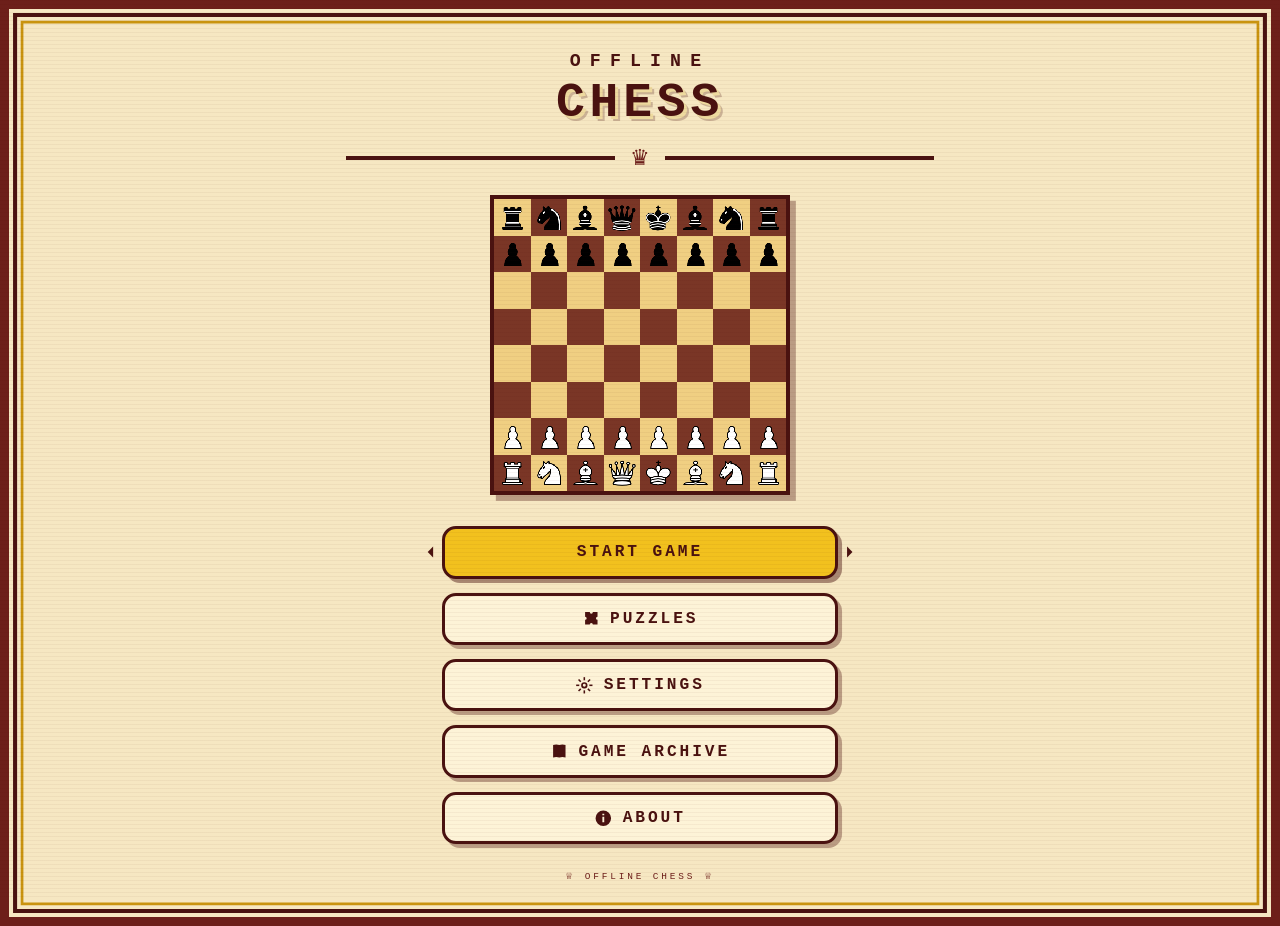
<file: index.html>
<!DOCTYPE html>
<html lang="en">
	<head>
		<meta charset="UTF-8">
		<meta name="viewport" content="width=device-width, initial-scale=1">
		<title>Offline Chess</title>
		<link rel="stylesheet" href="./styles/retro.css">
	</head>
	<body>
		<div class="poster-frame">
			<main class="page">

				<h1 class="pixel-title" style="font-size: clamp(1.6rem, 3rem, min(9vw, 8vh)); margin-top: 1vmin;">
					<span class="small">Offline</span>
					Chess
				</h1>

				<div class="ornament">&#9819;</div>

				<div class="mini-board hero" data-auto-render aria-hidden="true" style="margin-bottom: 3.4vmin;"></div>

				<nav class="menu-stack">
					<a class="menu-btn primary" href="./setup.html">
						<i class="icon" data-icon="play"></i> Start Game
					</a>
					<a class="menu-btn" href="./puzzles.html">
						<i class="icon" data-icon="puzzle"></i> Puzzles
					</a>
					<a class="menu-btn" href="./settings.html">
						<i class="icon" data-icon="settings"></i> Settings
					</a>
					<a class="menu-btn" href="./archive.html">
						<i class="icon" data-icon="book"></i> Game Archive
					</a>
					<button class="menu-btn" data-open-modal="about-modal">
						<i class="icon" data-icon="info"></i> About
					</button>
				</nav>

				<p class="tagline">&#9813; Offline Chess &#9813;</p>
			</main>
		</div>

		<!-- About modal -->
		<div class="modal" id="about-modal">
			<div class="modal-backdrop"></div>
			<div class="modal-box">
				<h2><i class="icon" data-icon="info"></i> About</h2>
				<p>
					Offline Chess is a fully local Chess app. Play against a friend,
					fight the built-in bot, solve puzzles, or review your games.
				</p>
				<p style="font-size:.6rem; letter-spacing:.2em;">
					Version 0.1
				</p>
				<div class="modal-actions">
					<button class="menu-btn" data-close-modal>Close</button>
				</div>
			</div>
		</div>

		<script src="./scripts/icons.js"></script>
		<script src="./scripts/ui.js"></script>
	</body>
</html>
</file>
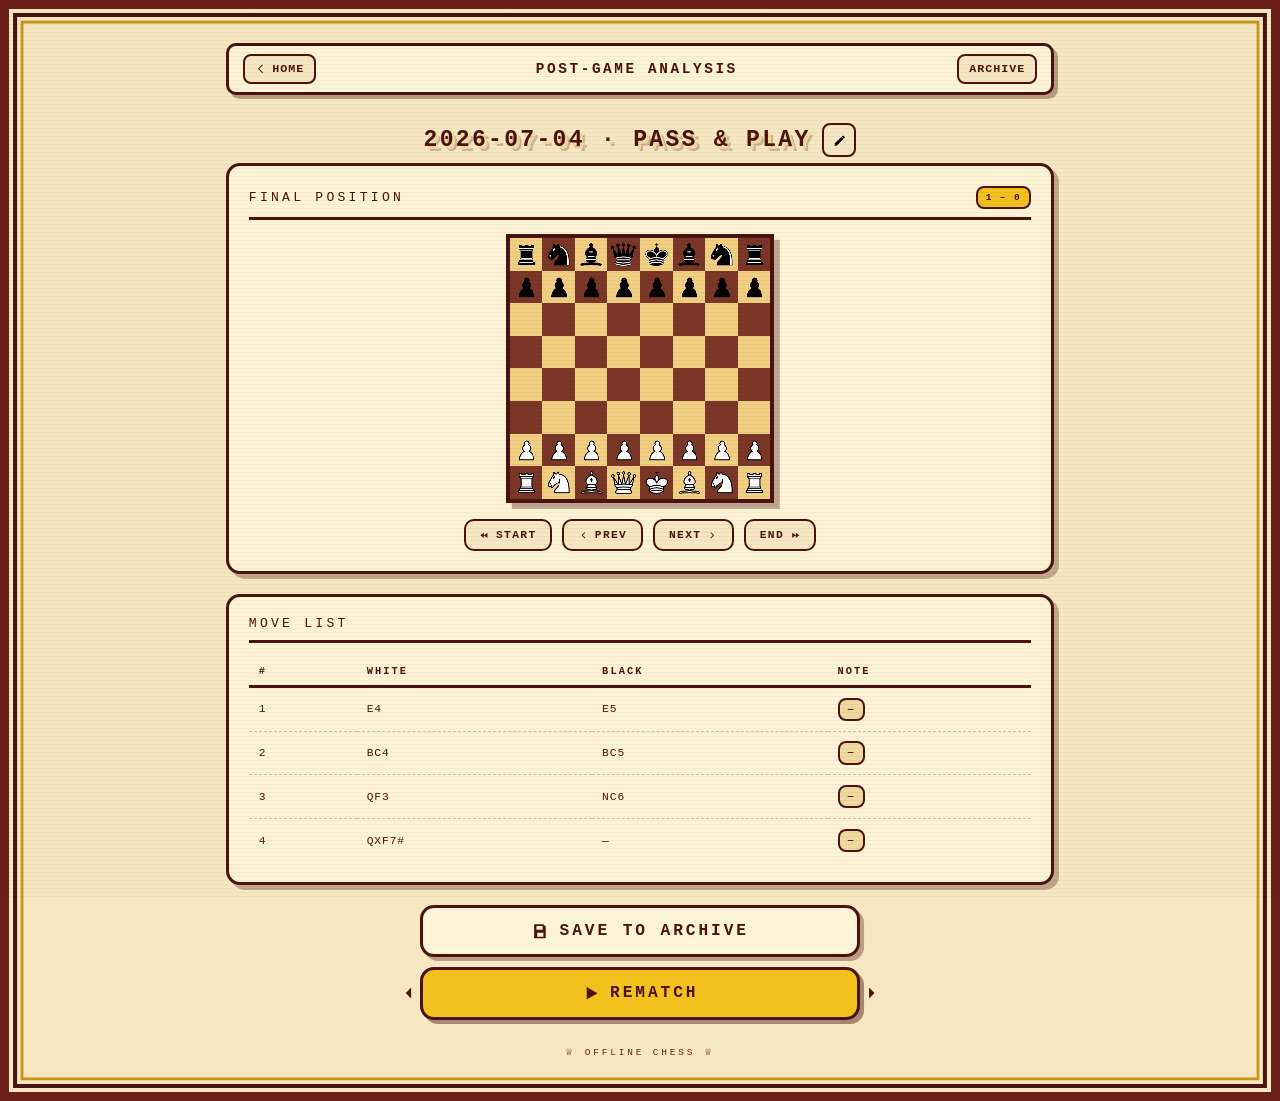
<file: analysis.html>
<!DOCTYPE html>
<html lang="en">
	<head>
		<meta charset="UTF-8">
		<meta name="viewport" content="width=device-width, initial-scale=1">
		<title>Post-Game Analysis &mdash; Offline Chess</title>
		<link rel="stylesheet" href="./styles/retro.css">
	</head>
	<body>
		<div class="poster-frame">
			<main class="page">

				<nav class="topnav">
					<a class="nav-link" href="./index.html"><i class="icon" data-icon="chevronLeft"></i> Home</a>
					<span class="nav-title">Post-Game Analysis</span>
					<a class="nav-link" href="./archive.html">Archive</a>
				</nav>

				<div class="game-title-row" style="margin-top: 6px;">
					<h1 class="pixel-title game-name" id="game-name">2026-07-04 &middot; Pass &amp; Play</h1>
					<button class="icon-btn" id="edit-name-btn" title="Rename game" aria-label="Rename game">
						<i class="icon" data-icon="edit"></i>
					</button>
				</div>

				<div class="panel">
					<div class="panel-title">
						Final Position
						<span class="badge">1 &ndash; 0</span>
					</div>
					<div class="mini-board" data-auto-render aria-hidden="true"></div>
					<div class="choice-row" style="justify-content:center; margin-top:16px;">
						<button class="choice" data-toast="Replay controls coming soon"><i class="icon" data-icon="rewind"></i> Start</button>
						<button class="choice" data-toast="Replay controls coming soon"><i class="icon" data-icon="prev"></i> Prev</button>
						<button class="choice" data-toast="Replay controls coming soon">Next <i class="icon" data-icon="next"></i></button>
						<button class="choice" data-toast="Replay controls coming soon">End <i class="icon" data-icon="forward"></i></button>
					</div>
				</div>

				<div class="panel">
					<div class="panel-title">Move List</div>
					<table class="retro-table">
						<thead>
							<tr><th>#</th><th>White</th><th>Black</th><th>Note</th></tr>
						</thead>
						<tbody>
							<tr><td>1</td><td>e4</td><td>e5</td><td><span class="badge muted">&mdash;</span></td></tr>
							<tr><td>2</td><td>Bc4</td><td>Bc5</td><td><span class="badge muted">&mdash;</span></td></tr>
							<tr><td>3</td><td>Qf3</td><td>Nc6</td><td><span class="badge muted">&mdash;</span></td></tr>
							<tr><td>4</td><td>Qxf7#</td><td>&mdash;</td><td><span class="badge muted">&mdash;</span></td></tr>
						</tbody>
					</table>
				</div>

				<div class="stack-sm" style="max-width:440px;">
					<button class="menu-btn" data-toast="Saving to archive coming soon"><i class="icon" data-icon="save"></i> Save to Archive</button>
					<a class="menu-btn primary" href="./setup.html"><i class="icon" data-icon="play"></i> Rematch</a>
				</div>

				<p class="tagline">&#9813; Offline Chess &#9813;</p>
			</main>
		</div>

		<script src="./scripts/icons.js"></script>
		<script src="./scripts/ui.js"></script>
	</body>
</html>
</file>
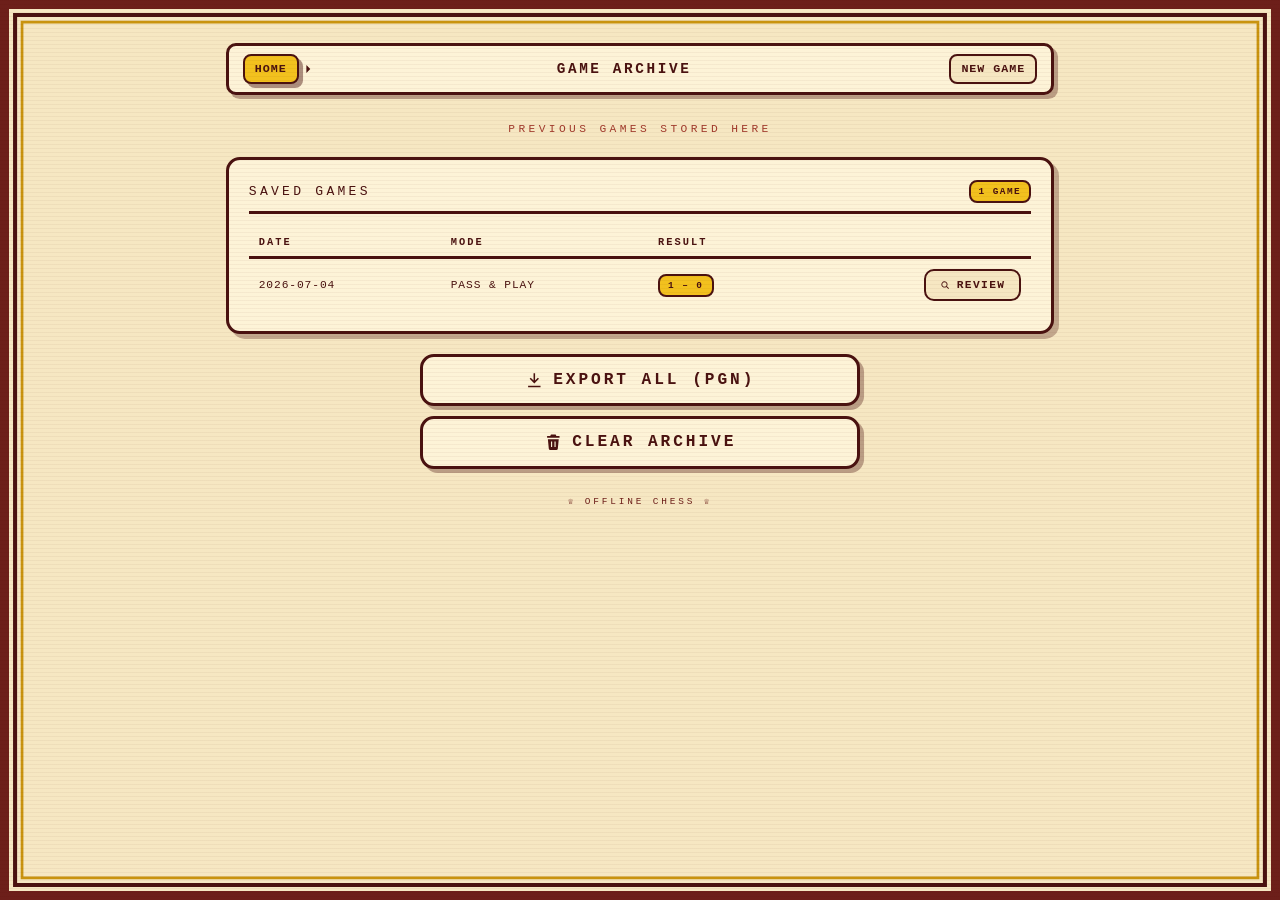
<file: archive.html>
<!DOCTYPE html>
<html lang="en">
	<head>
		<meta charset="UTF-8">
		<meta name="viewport" content="width=device-width, initial-scale=1">
		<title>Game Archive &mdash; Offline Chess</title>
		<link rel="stylesheet" href="./styles/retro.css">
	</head>
	<body>
		<div class="poster-frame">
			<main class="page">

				<nav class="topnav">
					<a class="nav-link" href="./index.html"><i class="icon" data-icon="chevronLeft"></i> Home</a>
					<span class="nav-title">Game Archive</span>
					<a class="nav-link" href="./setup.html">New Game</a>
				</nav>

				<p class="page-sub" style="margin-top: 6px;">Previous Games Stored Here</p>

				<div class="panel">
					<div class="panel-title">
						Saved Games
						<span class="badge">1 Game</span>
					</div>
					<table class="retro-table">
						<thead>
							<tr>
								<th>Date</th>
								<th>Mode</th>
								<th>Result</th>
								<th></th>
							</tr>
						</thead>
						<tbody>
							<tr>
								<td>2026-07-04</td>
								<td>Pass &amp; Play</td>
								<td><span class="badge">1 &ndash; 0</span></td>
								<td style="text-align:right;">
									<a class="choice" href="./analysis.html"><i class="icon" data-icon="search"></i> Review</a>
								</td>
							</tr>
						</tbody>
					</table>
				</div>

				<div class="stack-sm" style="max-width:440px;">
					<button class="menu-btn" data-toast="PGN export coming soon"><i class="icon" data-icon="download"></i> Export All (PGN)</button>
					<button class="menu-btn" data-open-modal="clear-modal"><i class="icon" data-icon="trash"></i> Clear Archive</button>
				</div>

				<p class="tagline">&#9813; Offline Chess &#9813;</p>
			</main>
		</div>

		<!-- Clear-archive confirmation, step 1 of 2 -->
		<div class="modal" id="clear-modal">
			<div class="modal-backdrop"></div>
			<div class="modal-box">
				<h2><i class="icon" data-icon="trash"></i> Clear Archive?</h2>
				<p>This will permanently delete all saved games. There is no undo.</p>
				<div class="modal-actions">
					<button class="menu-btn primary" data-close-modal data-open-modal="clear-modal-confirm">Continue</button>
					<button class="menu-btn" data-close-modal>Cancel</button>
				</div>
			</div>
		</div>

		<!-- Clear-archive confirmation, step 2 of 2 -->
		<div class="modal" id="clear-modal-confirm">
			<div class="modal-backdrop"></div>
			<div class="modal-box">
				<h2><i class="icon" data-icon="trash"></i> Are You Sure?</h2>
				<p>Last chance to back out!!!</p>
				<div class="modal-actions">
					<button class="menu-btn primary" data-close-modal data-toast="Archive clearing coming soon">Yes, Delete Everything</button>
					<button class="menu-btn" data-close-modal>Cancel</button>
				</div>
			</div>
		</div>

		<script src="./scripts/icons.js"></script>
		<script src="./scripts/ui.js"></script>
	</body>
</html>
</file>
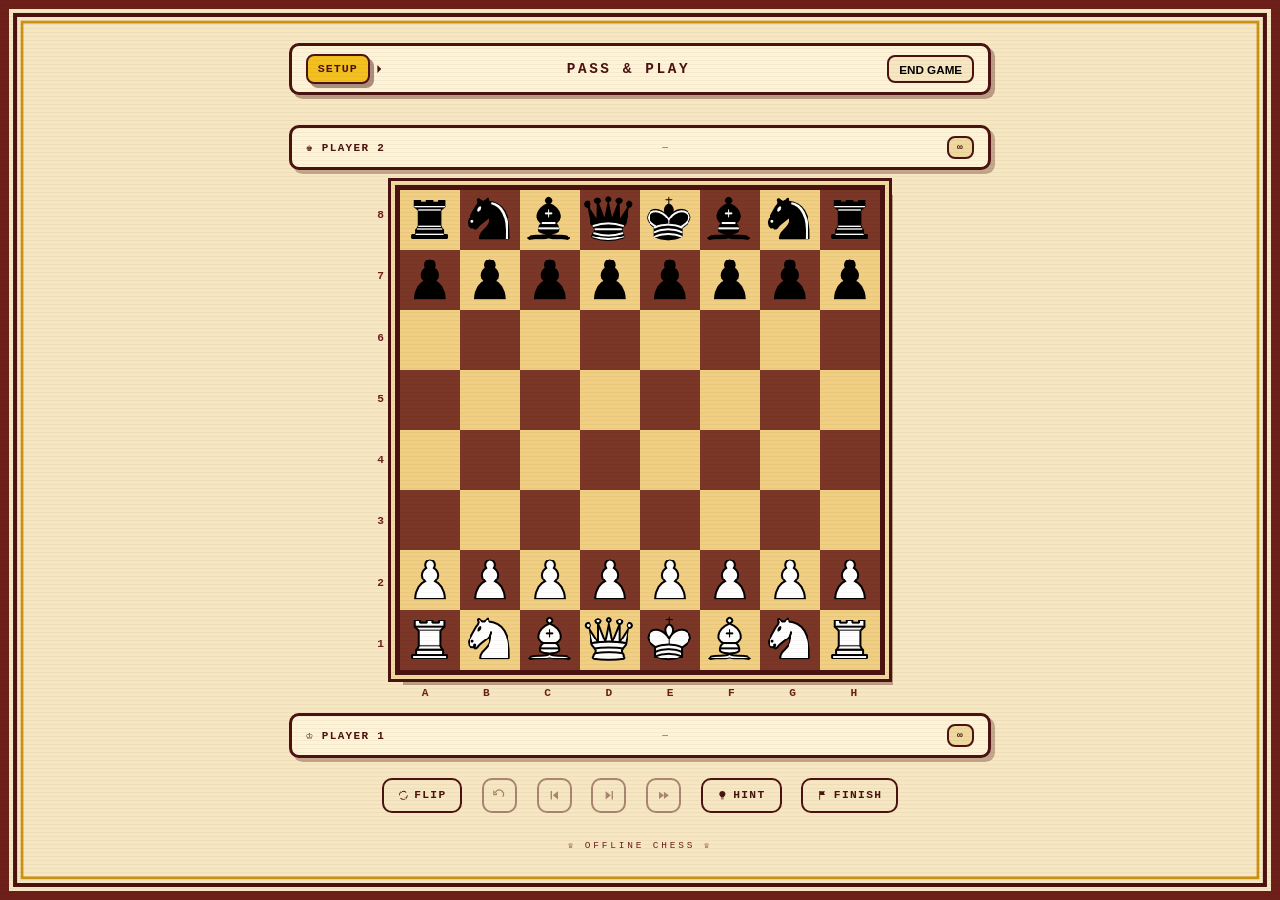
<file: game.html>
<!DOCTYPE html>
<html lang="en">
	<head>
		<meta charset="UTF-8">
		<meta name="viewport" content="width=device-width, initial-scale=1">
		<title>Game Board &mdash; Offline Chess</title>
		<link rel="stylesheet" href="./styles/retro.css">
		<link rel="stylesheet" href="./styles/game.css">
	</head>
	<body>
		<div class="poster-frame">
			<main class="page game-page">

				<nav class="topnav">
					<a class="nav-link" href="./setup.html"><i class="icon" data-icon="chevronLeft"></i> Setup</a>
					<span class="nav-title" data-mode-label>Pass &amp; Play</span>
					<button class="nav-link" data-open-modal="end-game-modal">End Game</button>
				</nav>

				<!-- Opponent bar -->
				<div class="player-bar">
					<span class="player-name">&#9818; <span data-opponent-label>Player 2</span></span>
					<span class="capture-tray" title="Captured pieces">&mdash;</span>
					<span class="badge muted" id="clock-b">&#8734;</span>
				</div>

				<!-- Board with coordinates. #boardContainer is owned and
				     rendered entirely by scripts/init.js — do not restyle
				     its children here. -->
				<div class="board-wrap">
					<div class="rank-labels">
						<span>8</span><span>7</span><span>6</span><span>5</span>
						<span>4</span><span>3</span><span>2</span><span>1</span>
					</div>
					<div class="board-frame">
						<div id="boardContainer" alt="board"></div>
					</div>
					<div class="rank-labels mirror" aria-hidden="true">
						<span>8</span><span>7</span><span>6</span><span>5</span>
						<span>4</span><span>3</span><span>2</span><span>1</span>
					</div>
					<div class="file-labels">
						<span>a</span><span>b</span><span>c</span><span>d</span>
						<span>e</span><span>f</span><span>g</span><span>h</span>
					</div>
				</div>

				<!-- Player bar -->
				<div class="player-bar">
					<span class="player-name">&#9812; Player 1</span>
					<span class="capture-tray" title="Captured pieces">&mdash;</span>
					<span class="badge muted" id="clock-w">&#8734;</span>
				</div>

				<div class="game-actions">
					<button class="choice" data-toast="Board flip coming soon"><i class="icon" data-icon="flip"></i> Flip</button>
					<button class="choice icon-only" id="undo-btn" title="Undo"><i class="icon" data-icon="undo"></i></button>
					<button class="choice icon-only" id="rewind-btn" title="Rewind"><i class="icon" data-icon="stepBack"></i></button>
					<button class="choice icon-only" id="redo-btn" title="Redo"><i class="icon" data-icon="stepForward"></i></button>
					<button class="choice icon-only" id="live-btn" title="Jump to live position"><i class="icon" data-icon="forward"></i></button>
					<button class="choice" data-toast="Hints coming soon"><i class="icon" data-icon="bulb"></i> Hint</button>
					<button class="choice" data-open-modal="end-game-modal"><i class="icon" data-icon="flag"></i> Finish</button>
				</div>

				<p class="tagline">&#9813; Offline Chess &#9813;</p>
			</main>
		</div>

		<!-- Pawn promotion modal - modal-mandatory: a choice must be made,
		     so backdrop click / Escape must not be able to dismiss it -->
		<div class="modal modal-mandatory" id="promotion-modal">
			<div class="modal-backdrop"></div>
			<div class="modal-box">
				<h2>&#9813; Promote Pawn</h2>
				<div class="modal-actions promotion-row">
					<button class="menu-btn" data-promote="q">&#9813; Queen</button>
					<button class="menu-btn" data-promote="r">&#9814; Rook</button>
					<button class="menu-btn" data-promote="b">&#9815; Bishop</button>
					<button class="menu-btn" data-promote="n">&#9816; Knight</button>
				</div>
			</div>
		</div>

		<!-- Game over modal (checkmate/stalemate) - dismissible, unlike promotion,
		     since the player may just want to look at the final position -->
		<div class="modal" id="game-over-modal">
			<div class="modal-backdrop"></div>
			<div class="modal-box">
				<h2><i class="icon" data-icon="flag"></i> <span id="game-over-title">Checkmate!</span></h2>
				<p id="game-over-sub">White wins.</p>
				<div class="modal-actions">
					<a class="menu-btn primary" href="./analysis.html"><i class="icon" data-icon="search"></i> Post-Game Analysis</a>
					<a class="menu-btn" href="./index.html"><i class="icon" data-icon="home"></i> Back to Home</a>
					<button class="menu-btn" data-close-modal>Review Board</button>
				</div>
			</div>
		</div>

		<!-- End game modal -->
		<div class="modal" id="end-game-modal">
			<div class="modal-backdrop"></div>
			<div class="modal-box">
				<h2><i class="icon" data-icon="flag"></i> End Game?</h2>
				<p>
					Leaving the board ends the current game.
					Head to post-game analysis to review it, or return home.
				</p>
				<div class="modal-actions">
					<a class="menu-btn primary" href="./analysis.html"><i class="icon" data-icon="search"></i> Post-Game Analysis</a>
					<a class="menu-btn" href="./index.html"><i class="icon" data-icon="home"></i> Back to Home</a>
					<button class="menu-btn" data-close-modal>Keep Playing</button>
				</div>
			</div>
		</div>

		<script src="./scripts/icons.js"></script>
		<script src="./scripts/ui.js"></script>
		<script src="./scripts/sounds.js"></script>
		<script src="./scripts/init.js"></script>
		<!-- clock.js reads init.js globals (player, board) at load, so it comes after -->
		<script src="./scripts/clock.js"></script>
		<script src="./scripts/openings.js"></script>
		<script src="./scripts/bot.js"></script>
	</body>
</html>
</file>
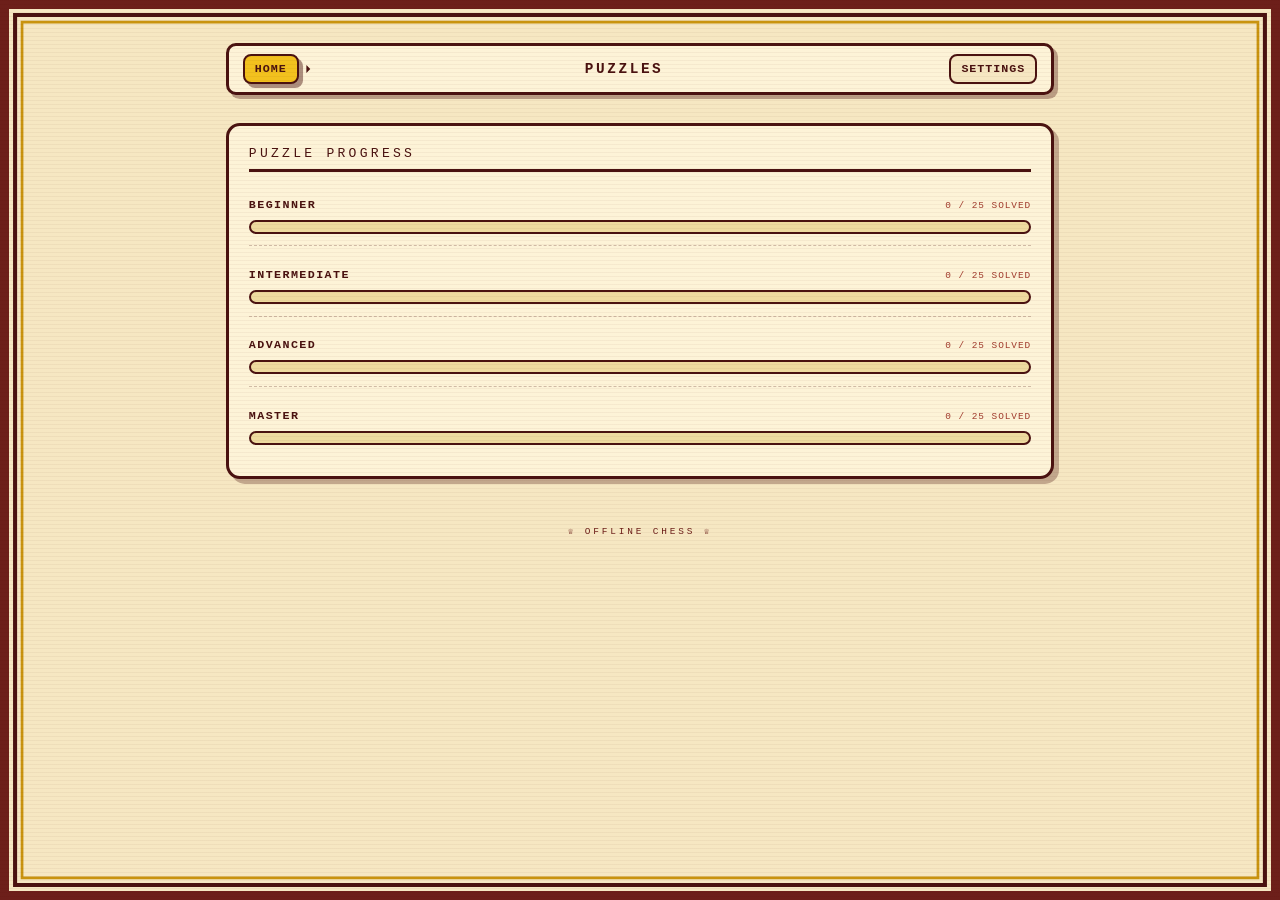
<file: puzzles.html>
<!DOCTYPE html>
<html lang="en">
	<head>
		<meta charset="UTF-8">
		<meta name="viewport" content="width=device-width, initial-scale=1">
		<title>Puzzles &mdash; Offline Chess</title>
		<link rel="stylesheet" href="./styles/retro.css">
	</head>
	<body>
		<div class="poster-frame">
			<main class="page">

				<nav class="topnav">
					<a class="nav-link" href="./index.html"><i class="icon" data-icon="chevronLeft"></i> Home</a>
					<span class="nav-title">Puzzles</span>
					<a class="nav-link" href="./settings.html">Settings</a>
				</nav>

				<div class="panel" style="margin-top: 6px;">
					<div class="panel-title">Puzzle Progress</div>
					<div class="stack-sm">
						<div class="puzzle-tier" data-tier="beginner" data-total="25">
							<div class="tier-row">
								<span class="tier-name">Beginner</span>
								<span class="tier-count"><span class="tier-solved">0</span> / 25 Solved</span>
							</div>
							<div class="progress-track"><div class="progress-fill"></div></div>
						</div>
						<div class="puzzle-tier" data-tier="intermediate" data-total="25">
							<div class="tier-row">
								<span class="tier-name">Intermediate</span>
								<span class="tier-count"><span class="tier-solved">0</span> / 25 Solved</span>
							</div>
							<div class="progress-track"><div class="progress-fill"></div></div>
						</div>
						<div class="puzzle-tier" data-tier="advanced" data-total="25">
							<div class="tier-row">
								<span class="tier-name">Advanced</span>
								<span class="tier-count"><span class="tier-solved">0</span> / 25 Solved</span>
							</div>
							<div class="progress-track"><div class="progress-fill"></div></div>
						</div>
						<div class="puzzle-tier" data-tier="master" data-total="25">
							<div class="tier-row">
								<span class="tier-name">Master</span>
								<span class="tier-count"><span class="tier-solved">0</span> / 25 Solved</span>
							</div>
							<div class="progress-track"><div class="progress-fill"></div></div>
						</div>
					</div>
				</div>

				<p class="tagline">&#9813; Offline Chess &#9813;</p>
			</main>
		</div>

		<script src="./scripts/icons.js"></script>
		<script src="./scripts/ui.js"></script>
	</body>
</html>
</file>
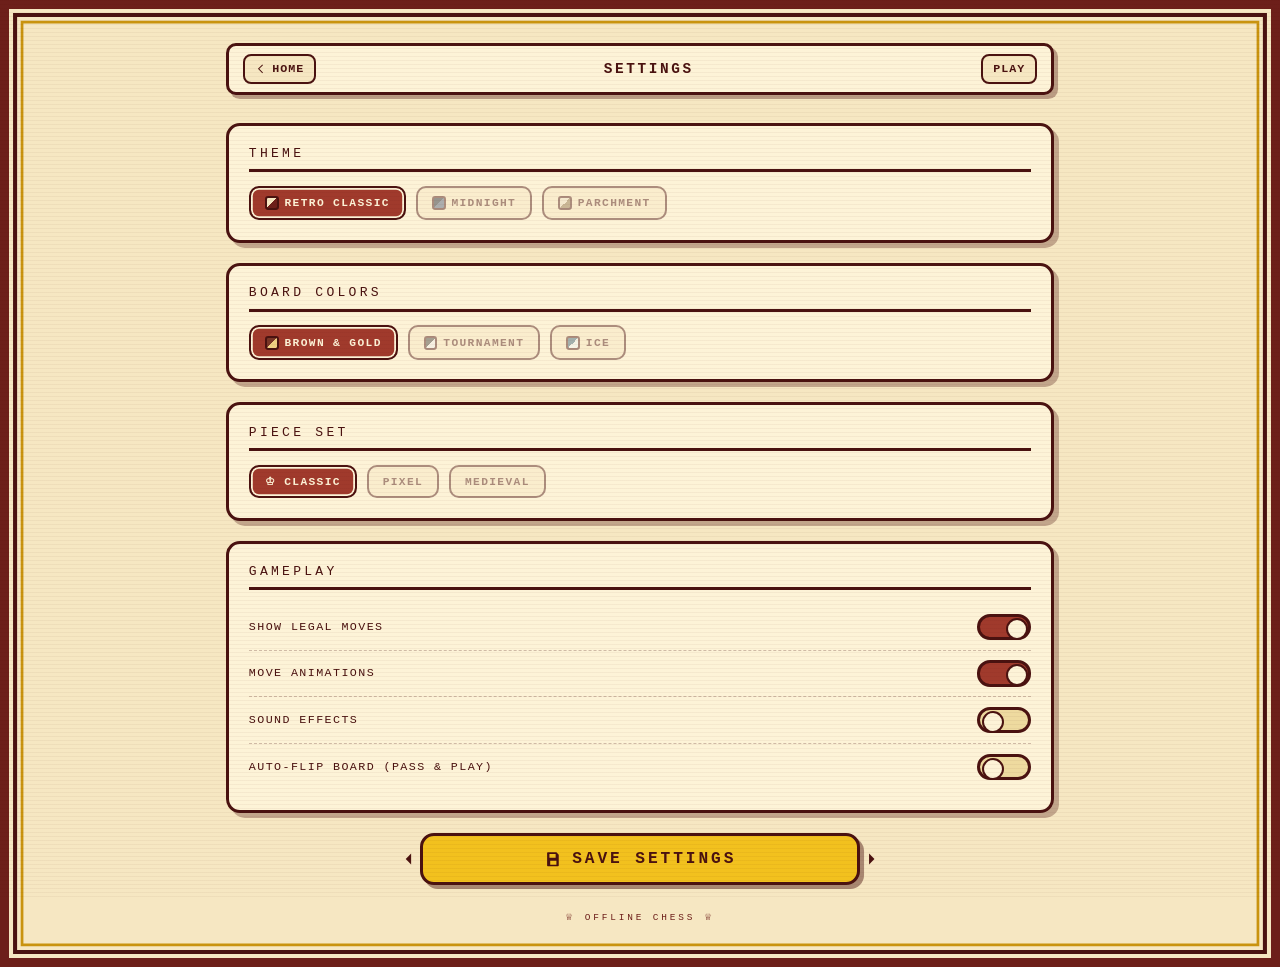
<file: settings.html>
<!DOCTYPE html>
<html lang="en">
	<head>
		<meta charset="UTF-8">
		<meta name="viewport" content="width=device-width, initial-scale=1">
		<title>Settings &mdash; Offline Chess</title>
		<link rel="stylesheet" href="./styles/retro.css">
	</head>
	<body>
		<div class="poster-frame">
			<main class="page">

				<nav class="topnav">
					<a class="nav-link" href="./index.html"><i class="icon" data-icon="chevronLeft"></i> Home</a>
					<span class="nav-title">Settings</span>
					<a class="nav-link" href="./setup.html">Play</a>
				</nav>

				<div class="panel" style="margin-top: 6px;">
					<div class="panel-title">Theme</div>
					<div class="choice-row">
						<button class="choice selected"><span class="swatch" style="background:linear-gradient(135deg, #f6e7c2 50%, #6d1f1a 50%);"></span> Retro Classic</button>
						<button class="choice locked" data-toast="More themes coming soon"><span class="swatch" style="background:linear-gradient(135deg, #1c2333 50%, #4a5a7a 50%);"></span> Midnight</button>
						<button class="choice locked" data-toast="More themes coming soon"><span class="swatch" style="background:linear-gradient(135deg, #e9dcc0 50%, #8a6d46 50%);"></span> Parchment</button>
					</div>
				</div>

				<div class="panel">
					<div class="panel-title">Board Colors</div>
					<div class="choice-row">
						<button class="choice selected"><span class="swatch" style="background:linear-gradient(135deg, #7a3626 50%, #f0cf82 50%);"></span> Brown &amp; Gold</button>
						<button class="choice locked" data-toast="Board colors coming soon"><span class="swatch" style="background:linear-gradient(135deg, #3a3a3a 50%, #eeeeee 50%);"></span> Tournament</button>
						<button class="choice locked" data-toast="Board colors coming soon"><span class="swatch" style="background:linear-gradient(135deg, #35607a 50%, #eaf3f7 50%);"></span> Ice</button>
					</div>
				</div>

				<div class="panel">
					<div class="panel-title">Piece Set</div>
					<div class="choice-row">
						<button class="choice selected">&#9812; Classic</button>
						<button class="choice locked" data-toast="Piece sets coming soon">Pixel</button>
						<button class="choice locked" data-toast="Piece sets coming soon">Medieval</button>
					</div>
				</div>

				<div class="panel">
					<div class="panel-title">Gameplay</div>
					<div class="setting-row">
						<span>Show legal moves</span>
						<div class="toggle on" role="switch" aria-checked="true" tabindex="0"></div>
					</div>
					<div class="setting-row">
						<span>Move animations</span>
						<div class="toggle on" role="switch" aria-checked="true" tabindex="0"></div>
					</div>
					<div class="setting-row">
						<span>Sound effects</span>
						<div class="toggle" role="switch" aria-checked="false" tabindex="0"></div>
					</div>
					<div class="setting-row">
						<span>Auto-flip board (Pass &amp; Play)</span>
						<div class="toggle" role="switch" aria-checked="false" tabindex="0"></div>
					</div>
				</div>

				<button class="menu-btn primary" style="width:min(440px,100%);" data-toast="Settings saved (locally, someday)">
					<i class="icon" data-icon="save"></i> Save Settings
				</button>

				<p class="tagline">&#9813; Offline Chess &#9813;</p>
			</main>
		</div>

		<script src="./scripts/icons.js"></script>
		<script src="./scripts/ui.js"></script>
	</body>
</html>
</file>
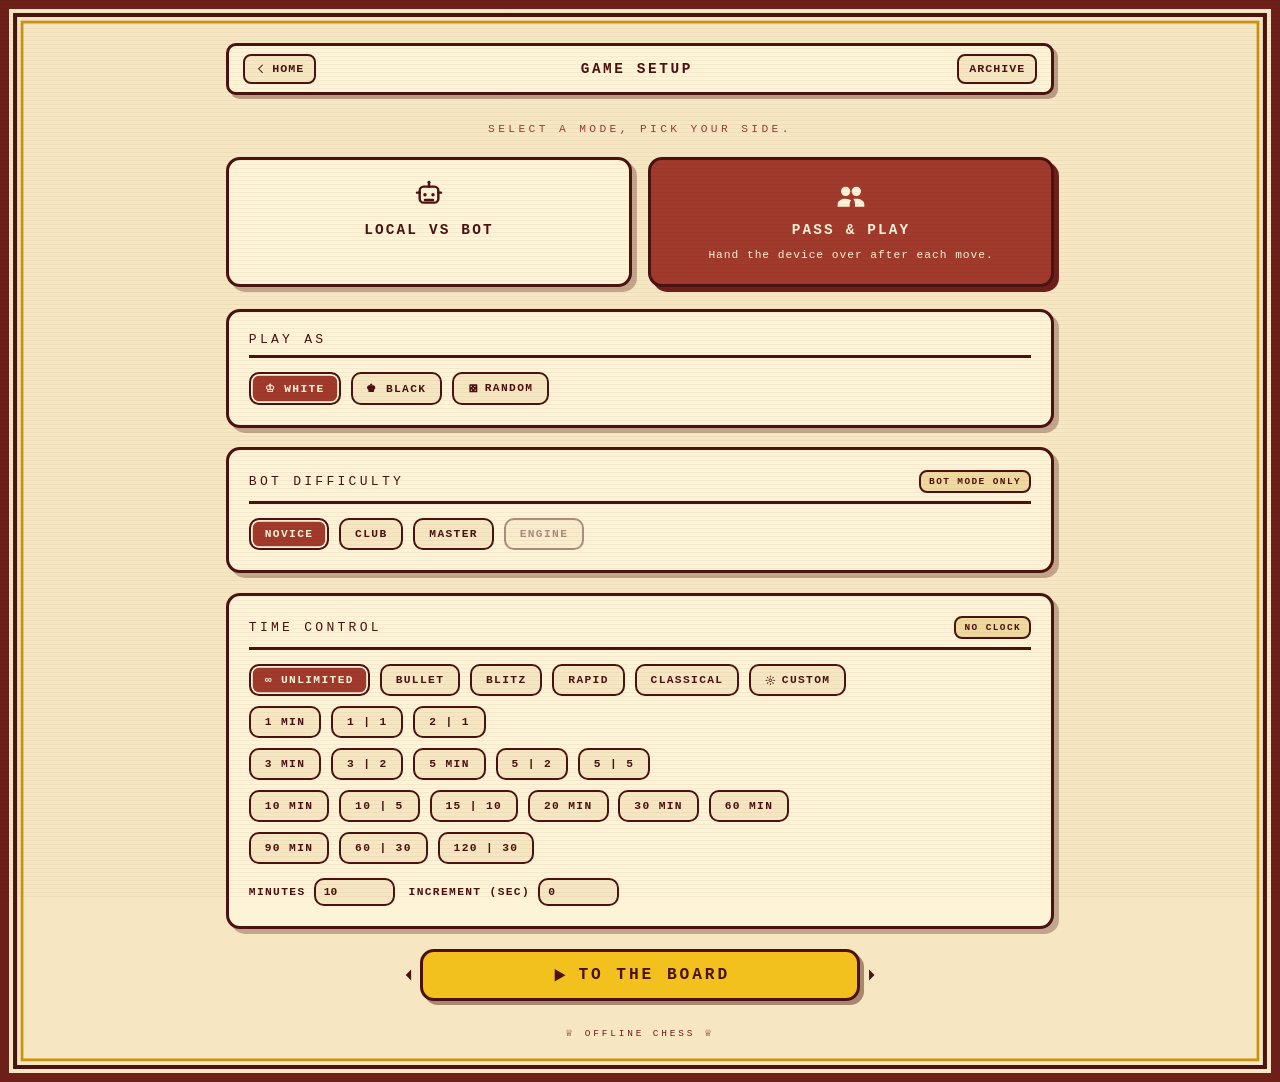
<file: setup.html>
<!DOCTYPE html>
<html lang="en">
	<head>
		<meta charset="UTF-8">
		<meta name="viewport" content="width=device-width, initial-scale=1">
		<title>Game Setup &mdash; Offline Chess</title>
		<link rel="stylesheet" href="./styles/retro.css">
	</head>
	<body>
		<div class="poster-frame">
			<main class="page">

				<nav class="topnav">
					<a class="nav-link" href="./index.html"><i class="icon" data-icon="chevronLeft"></i> Home</a>
					<span class="nav-title">Game Setup</span>
					<a class="nav-link" href="./archive.html">Archive</a>
				</nav>

				<p class="page-sub" style="margin-top: 6px;">Select a Mode, Pick Your Side.</p>

				<div class="card-grid" style="margin-bottom: 22px;">
					<div class="mode-card" data-mode="bot" role="button" tabindex="0">
						<i class="icon" data-icon="bot"></i>
						<h3>Local vs Bot</h3>
					</div>
					<div class="mode-card selected" data-mode="pass" role="button" tabindex="0">
						<i class="icon" data-icon="players"></i>
						<h3>Pass &amp; Play</h3>
						<p>Hand the device over after each move.</p>
					</div>
				</div>

				<div class="panel">
					<div class="panel-title">Play As</div>
					<div class="choice-row">
						<button class="choice selected">&#9812; White</button>
						<button class="choice">&#9818; Black</button>
						<button class="choice"><i class="icon" data-icon="dice"></i> Random</button>
					</div>
				</div>

				<div class="panel">
					<div class="panel-title">
						Bot Difficulty
						<span class="badge muted">Bot Mode Only</span>
					</div>
					<div class="choice-row">
						<button class="choice selected" data-difficulty="novice">Novice</button>
						<button class="choice" data-difficulty="club">Club</button>
						<button class="choice" data-difficulty="master">Master</button>
						<button class="choice locked" data-toast="Engine difficulty coming soon">Engine</button>
					</div>
				</div>

				<div class="panel">
					<div class="panel-title">
						Time Control
						<span class="badge muted" id="tc-badge">No Clock</span>
					</div>
					<div class="choice-row">
						<button class="choice selected" data-tc-category="none">&#8734; Unlimited</button>
						<button class="choice" data-tc-category="bullet">Bullet</button>
						<button class="choice" data-tc-category="blitz">Blitz</button>
						<button class="choice" data-tc-category="rapid">Rapid</button>
						<button class="choice" data-tc-category="classical">Classical</button>
						<button class="choice" data-tc-category="custom"><i class="icon" data-icon="settings"></i> Custom</button>
					</div>

					<div class="choice-row tc-sub" data-tc-sub="bullet" hidden>
						<button class="choice" data-tc="60+0">1 min</button>
						<button class="choice" data-tc="60+1">1 | 1</button>
						<button class="choice" data-tc="120+1">2 | 1</button>
					</div>
					<div class="choice-row tc-sub" data-tc-sub="blitz" hidden>
						<button class="choice" data-tc="180+0">3 min</button>
						<button class="choice" data-tc="180+2">3 | 2</button>
						<button class="choice" data-tc="300+0">5 min</button>
						<button class="choice" data-tc="300+2">5 | 2</button>
						<button class="choice" data-tc="300+5">5 | 5</button>
					</div>
					<div class="choice-row tc-sub" data-tc-sub="rapid" hidden>
						<button class="choice" data-tc="600+0">10 min</button>
						<button class="choice" data-tc="600+5">10 | 5</button>
						<button class="choice" data-tc="900+10">15 | 10</button>
						<button class="choice" data-tc="1200+0">20 min</button>
						<button class="choice" data-tc="1800+0">30 min</button>
						<button class="choice" data-tc="3600+0">60 min</button>
					</div>
					<div class="choice-row tc-sub" data-tc-sub="classical" hidden>
						<button class="choice" data-tc="5400+0">90 min</button>
						<button class="choice" data-tc="3600+30">60 | 30</button>
						<button class="choice" data-tc="7200+30">120 | 30</button>
					</div>

					<div class="tc-custom" id="tc-custom-row" hidden>
						<label>Minutes <input type="number" id="tc-custom-min" min="1" max="180" step="1" value="10"></label>
						<label>Increment (sec) <input type="number" id="tc-custom-inc" min="0" max="60" step="1" value="0"></label>
					</div>
				</div>

				<a id="start-game-btn" class="menu-btn primary" href="./game.html?mode=pass" style="width: min(440px,100%);">
					<i class="icon" data-icon="play"></i> To The Board
				</a>

				<p class="tagline">&#9813; Offline Chess &#9813;</p>
			</main>
		</div>

		<script src="./scripts/icons.js"></script>
		<script src="./scripts/clock.js"></script>
		<script src="./scripts/ui.js"></script>
	</body>
</html>
</file>
<file: styles/retro.css>
/* ============================================================
   OFFLINE CHESS — shared retro theme
   Pure CSS, no external fonts or assets. Every page loads this.

   Unit strategy, and why it looks backwards at first glance:
   real browser zoom (Ctrl +/-) doesn't behave like a window
   resize — it uniformly rescales the whole rendered page, the
   same way every site's zoom works. Under that rescale, a
   viewport-relative unit (vw/vh/vmin) actually renders SMALLER
   in CSS pixels as zoom goes up, which cancels the zoom out and
   keeps the on-screen size and position constant. A fixed unit
   (rem/px) doesn't compensate, so it visually grows with zoom.
   That's the opposite of normal intuition.

   Every chrome element below (buttons, frame, nav, panels,
   badges, all body/label text…) is sized in vw/vmin/vh ONLY —
   no rem, no bare px — for its entire clamp() range, floor
   included, so there is no zoom level at which it starts
   tracking zoom. A floor expressed in rem would defeat this the
   moment the floor becomes the binding value, which is exactly
   what silently happened before: at ordinary window widths the
   rem floor of several clamp()s was already the winning arm,
   making that "chrome" text (and the buttons sized to it) grow
   with zoom same as any other page. There is no such thing as a
   "mostly zoom-neutral" unit — the instant a rem/px value wins
   the cascade for a property, that property tracks zoom again.

   The two exceptions are the home page's title and hero board,
   and the real game board in game.css — these are meant to grow
   and shrink with zoom, but only up to a point. They use a
   three-value clamp(FLOOR_px, PREFERRED_px, CEILING_vw/vh): the
   preferred value is fixed (px/rem), so it tracks zoom like any
   normal element, but the ceiling is a viewport unit, which
   holds still under zoom — so once zooming pushes the fixed
   preferred value past that ceiling, the ceiling takes over and
   growth simply stops. The same ceiling also guarantees the
   frame never overflows a short/narrow window even at 100% zoom,
   since it caps the element regardless of *why* the fixed value
   got too big.
   ============================================================ */

:root{
	--cream:        #f6e7c2;
	--cream-dark:   #eeda9f;
	--paper:        #fdf3d7;
	--ink:          #4a1210;
	--maroon:       #6d1f1a;
	--brick:        #a03a2c;
	--gold:         #f2c11e;
	--gold-dark:    #c9930f;
	--board-dark:   #7a3626;  /* matches scripts/init.js exactly */
	--board-light:  #f0cf82;  /* matches scripts/init.js exactly */

	--font-pixel: "Lucida Console", "Courier New", Courier, monospace;
}

*{
	box-sizing: border-box;
	margin: 0;
	padding: 0;
}

html{
	background: var(--maroon);
}

body{
	font-family: var(--font-pixel);
	color: var(--ink);
	background: var(--cream);
	min-height: 100vh;
	letter-spacing: .06em;
	-webkit-font-smoothing: none;
}

img{
	image-rendering: pixelated;
}

.icon{ display: inline-flex; }
.icon svg{ display: block; }

a{
	color: inherit;
	text-decoration: none;
}

/* --- CRT scanline overlay ------------------------------------ */
body::after{
	content:"";
	position: fixed;
	inset: 0;
	pointer-events: none;
	z-index: 999;
	background: repeating-linear-gradient(
		to bottom,
		rgba(74,18,16,.045) 0px,
		rgba(74,18,16,.045) 1px,
		transparent 1px,
		transparent 4px
	);
}

/* --- Poster frame (double retro border around each page) -----
   Viewport-relative sizing throughout, so the frame holds its
   on-screen size under real browser zoom. Only the board (and
   the heading that goes with it, on the home page) is meant to
   respond to zoom; see .mini-board.hero and the home page's
   title further down. */
.poster-frame{
	min-height: 100vh;
	border: 1.1vmin solid var(--maroon);
	box-shadow:
		inset 0 0 0 .45vmin var(--cream),
		inset 0 0 0 .9vmin  var(--ink),
		inset 0 0 0 1.3vmin var(--cream),
		inset 0 0 0 1.6vmin var(--gold-dark);
	padding: 3.8vmin clamp(1vw, 3vw, 3.5vw);
	display: flex;
	flex-direction: column;
	align-items: center;
}

.page{
	width: 100%;
	max-width: 92vmin;
	display: flex;
	flex-direction: column;
	align-items: center;
	animation: pageIn .35s ease-out both;
}

@keyframes pageIn{
	from{ opacity: 0; transform: translateY(10px); }
	to  { opacity: 1; transform: translateY(0);    }
}

/* --- Top navigation bar -------------------------------------- */
.topnav{
	width: 100%;
	display: flex;
	align-items: center;
	justify-content: space-between;
	gap: 1.1vmin;
	margin-bottom: 2.45vmin;
	border: .35vmin solid var(--ink);
	border-radius: 1.1vmin;
	background: var(--paper);
	padding: .9vmin 1.55vmin;
	box-shadow: .45vmin .45vmin 0 rgba(74,18,16,.35);
}

.topnav .nav-title{
	font-weight: 900;
	text-transform: uppercase;
	font-size: clamp(1.6vmin, 1.1vw, 1.5vw);
	letter-spacing: .18em;
	text-align: center;
	flex: 1;
}

.nav-link{
	font-weight: 900;
	text-transform: uppercase;
	font-size: clamp(1.3vmin, .86vw, 1.05vw);
	padding: .65vmin 1.1vmin;
	border: .25vmin solid var(--ink);
	border-radius: .9vmin;
	background: var(--cream);
	cursor: pointer;
	white-space: nowrap;
	display: inline-flex;
	align-items: center;
	justify-content: center;
	transition: background .12s, transform .08s;
}

.nav-link:hover{ background: var(--gold); }
.nav-link:active{ transform: translate(.1vmin,.2vmin); }

/* --- Focus-nav cursor ------------------------------------------
   Arrow keys or mouse hover move a "last highlighted" cursor
   across every .nav-link / .menu-btn on the page (outside
   modals). Wired up by setupFocusNav() in scripts/ui.js.

   The arrows are positioned absolutely, floating just outside
   the button rather than sitting inline as flex children. That
   is deliberate: an inline arrow would grow the button's own
   box the moment it's selected, which changes that button's
   width, which can shove a whole row of buttons into wrapping
   differently than it did a moment before — breaking any
   centering that depends on the row staying one line. An
   absolutely-positioned arrow adds zero layout width, so a
   button is exactly the same size whether it's selected or not. */
.menu-btn,
.nav-link,
.choice{
	position: relative;
}

.nav-arrow{
	position: absolute;
	top: 50%;
	transform: translateY(-50%);
	width: 1em;
	height: 1em;
	display: flex;
	align-items: center;
	justify-content: center;
	opacity: 0;
	pointer-events: none;
	transition: opacity .15s ease;
}

.nav-arrow-left{ right: 100%; margin-right: .65vmin; }
.nav-arrow-right{ left: 100%; margin-left: .65vmin; }

.nav-arrow svg{ width: 100%; height: 100%; }

/* Gold = "this is where the cursor is right now" (focus-nav).
   Brick red = "this is the option you've chosen" (.selected /
   .on, further down). Keeping those two ideas in different
   colors is what stops the page from looking like everything
   is highlighted at once. */
.menu-btn.focus-active,
.nav-link.focus-active{
	background: var(--gold);
	box-shadow: .45vmin .45vmin 0 rgba(74,18,16,.45);
}

.choice.focus-active{
	background: var(--gold);
	box-shadow: inset 0 0 0 .2vmin var(--paper);
}

.menu-btn.focus-active:hover,
.nav-link.focus-active:hover,
.choice.focus-active:hover{ background: var(--gold); }

.menu-btn.focus-active .nav-arrow,
.nav-link.focus-active .nav-arrow,
.choice.focus-active .nav-arrow{
	opacity: 1;
}

/* The topnav's two nav-links sit pinned to the bar's far edges
   (space-between, touching the frame's inner border). An arrow
   pointing further outward from there has nowhere to go but
   into the corner, which just looks cramped — so only show the
   arrow on the side that actually has room to breathe. */
.topnav .nav-link:first-child.focus-active .nav-arrow-left,
.topnav .nav-link:last-child.focus-active .nav-arrow-right{
	opacity: 0;
}

/* A static leading icon would double up with the moving selection
   arrow once its button becomes focus-active, so collapse it out
   of the way while that button is the one highlighted. This is
   safe to do here (unlike the game-action row's buttons) because
   .nav-link and .menu-btn never sit side-by-side in a wrapping
   row — collapsing the icon's space just lets justify-content:
   center re-center the remaining label text instead of leaving it
   offset by a phantom gap where the icon used to be. Scoped to
   .menu-stack (the index page's nav) for the full icon set, but
   only the back-chevron elsewhere, since other pages' nav-links
   use icons as static context (e.g. a modal's info icon) rather
   than a purely decorative leading glyph. */
.nav-link.focus-active .icon[data-icon="chevronLeft"],
.menu-stack .menu-btn.focus-active .icon{
	width: 0;
	margin-right: 0;
	opacity: 0;
	overflow: hidden;
}

/* --- Headings & ornaments ------------------------------------
   Deliberately left on fixed units — this is the "board" side
   of the site (paired with .mini-board.hero on the home page),
   meant to grow and shrink when the page is zoomed rather than
   holding still like the chrome around it. */
.pixel-title{
	font-weight: 900;
	text-transform: uppercase;
	text-align: center;
	line-height: 1.05;
	letter-spacing: .1em;
	color: var(--ink);
	text-shadow: 3px 3px 0 var(--cream-dark), 5px 5px 0 rgba(74,18,16,.25);
}

.pixel-title .small{
	display: block;
	font-size: .38em;
	letter-spacing: .5em;
	margin-bottom: .35em;
	text-shadow: none;
}

.ornament{
	display: flex;
	align-items: center;
	gap: 1.6vmin;
	width: min(46vw, 90%);
	margin: 1.9vmin auto 2.7vmin;
	color: var(--maroon);
	font-size: 2.4vmin;
}

.ornament::before,
.ornament::after{
	content:"";
	flex: 1;
	height: .4vmin;
	background: var(--ink);
}

.page-heading{
	font-size: clamp(3.5vmin, 2.05vw, 2.4vw);
	margin-bottom: .45vmin;
}

.page-sub{
	text-transform: uppercase;
	font-size: clamp(1.25vmin, .82vw, 1vw);
	letter-spacing: .3em;
	color: var(--brick);
	text-align: center;
	margin-bottom: 2.45vmin;
}

/* --- Poster menu buttons (home) ------------------------------ */
.menu-stack{
	width: min(31vw, 100%);
	display: flex;
	flex-direction: column;
	gap: 1.55vmin;
}

.menu-btn{
	font-family: var(--font-pixel);
	font-weight: 900;
	text-transform: uppercase;
	letter-spacing: .18em;
	font-size: clamp(1.8vmin, 1.14vw, 1.4vw);
	color: var(--ink);
	background: var(--paper);
	border: .35vmin solid var(--ink);
	border-radius: 1.55vmin;
	padding: 1.55vmin 2vmin;
	display: flex;
	align-items: center;
	justify-content: center;
	cursor: pointer;
	box-shadow: .45vmin .45vmin 0 rgba(74,18,16,.35);
	transition: transform .08s, box-shadow .08s, background .12s;
}

.menu-btn:hover{ background: var(--cream-dark); }

.menu-btn:active{
	transform: translate(.35vmin,.35vmin);
	box-shadow: .1vmin .1vmin 0 rgba(74,18,16,.35);
}

/* .primary carries no static look of its own anymore — inside
   a modal or out, gold is earned by being the one thing the
   focus-nav cursor (see .focus-active above) is currently on,
   so only one button is ever highlighted at a time. .primary
   just marks which button that cursor starts on. */

.menu-btn .icon{ width: 1.15em; height: 1.15em; margin-right: 1.1vmin; flex-shrink: 0; transition: width .15s ease, opacity .15s ease, margin .15s ease; }
.menu-btn .icon svg{ width: 100%; height: 100%; }
.nav-link .icon{ width: 1em; height: 1em; margin-right: .65vmin; flex-shrink: 0; transition: width .15s ease, opacity .15s ease, margin .15s ease; }
.nav-link .icon svg{ width: 100%; height: 100%; }

/* --- Generic panels / cards ---------------------------------- */
.panel{
	width: 100%;
	background: var(--paper);
	border: .35vmin solid var(--ink);
	border-radius: 1.55vmin;
	box-shadow: .55vmin .55vmin 0 rgba(74,18,16,.3);
	padding: 2.2vmin;
	margin-bottom: 2.2vmin;
}

.panel-title{
	font-size: clamp(1.45vmin, .9vw, 1.1vw);
	text-transform: uppercase;
	letter-spacing: .25em;
	border-bottom: .35vmin solid var(--ink);
	padding-bottom: .9vmin;
	margin-bottom: 1.55vmin;
	display: flex;
	flex-wrap: wrap;
	gap: .65vmin;
	justify-content: space-between;
	align-items: center;
}

.card-grid{
	width: 100%;
	display: grid;
	grid-template-columns: repeat(auto-fit, minmax(16.4vw, 1fr));
	gap: 1.8vmin;
}

/* auto-fit + minmax works well down to a point, but a narrow
   phone can't fit two cards' worth of padding and text side by
   side no matter how small minmax's floor is — stack them
   instead of letting the row fight for space and overflow. */
@media (max-width: 600px){
	.card-grid{ grid-template-columns: 1fr; }
}

.mode-card{
	min-width: 0;
	background: var(--paper);
	border: .35vmin solid var(--ink);
	border-radius: 1.55vmin;
	box-shadow: .55vmin .55vmin 0 rgba(74,18,16,.3);
	padding: 2.2vmin 1.8vmin;
	text-align: center;
	cursor: pointer;
	transition: transform .1s, background .12s;
}

.mode-card:hover{ background: var(--cream-dark); }

.mode-card.selected{
	background: var(--brick);
	color: var(--paper);
	box-shadow: .55vmin .55vmin 0 var(--maroon);
}

.mode-card.selected p{ color: var(--paper); }

.mode-card .icon{
	width: 2.5vw;
	height: 2.5vw;
	margin: 0 auto 1.1vmin;
}

.mode-card .icon svg{ width: 100%; height: 100%; }

.mode-card h3{
	text-transform: uppercase;
	letter-spacing: .15em;
	font-size: clamp(1.6vmin, 1.1vw, 1.35vw);
	margin-bottom: .9vmin;
}

.mode-card p{
	font-size: clamp(1.25vmin, .78vw, .95vw);
	line-height: 1.6;
	color: var(--maroon);
}

/* --- Choice pills (settings / setup options) ----------------- */
.choice-row{
	display: flex;
	flex-wrap: wrap;
	gap: 1.1vmin;
}

.choice{
	font-family: var(--font-pixel);
	font-weight: 900;
	text-transform: uppercase;
	font-size: clamp(1.25vmin, .8vw, 1vw);
	letter-spacing: .12em;
	color: var(--ink);
	background: var(--cream);
	border: .25vmin solid var(--ink);
	border-radius: 1.1vmin;
	padding: .9vmin 1.55vmin;
	cursor: pointer;
	display: inline-flex;
	align-items: center;
	gap: .65vmin;
	transition: background .12s, transform .08s;
}

.choice .icon{ width: .95em; height: .95em; flex-shrink: 0; }
.choice .icon svg{ width: 100%; height: 100%; }

.choice:hover{ background: var(--cream-dark); }
.choice:active{ transform: translate(.1vmin,.2vmin); }

/* icon-only variant (the game board's history scrubber) - square instead of
   a text pill squeezed down to just its icon */
.choice.icon-only{
	padding: .9vmin;
	gap: 0;
}

.choice.icon-only .icon{ width: 1.3em; height: 1.3em; }

.choice.selected{
	background: var(--brick);
	color: var(--paper);
	box-shadow: inset 0 0 0 .2vmin var(--paper);
}

.swatch{
	display: inline-block;
	width: 1.55vmin;
	height: 1.55vmin;
	border: .25vmin solid var(--ink);
	border-radius: .35vmin;
	flex-shrink: 0;
	vertical-align: -2px;
}

.choice.locked{
	opacity: .45;
	cursor: not-allowed;
	background: var(--cream);
}

/* --- Time control picker (setup page) --------------------------
   Two tiers: the category row (Unlimited/Bullet/.../Custom) picks
   which .tc-sub submenu of actual presets is shown below it. */
.tc-sub{
	margin-top: 1.1vmin;
}

.tc-custom{
	display: flex;
	flex-wrap: wrap;
	gap: 1.55vmin;
	margin-top: 1.55vmin;
	font-size: clamp(1.25vmin, .78vw, .95vw);
	text-transform: uppercase;
	letter-spacing: .12em;
}

.tc-custom label{
	display: inline-flex;
	align-items: center;
	gap: .9vmin;
	font-weight: 900;
}

.tc-custom input{
	font-family: var(--font-pixel);
	font-weight: 900;
	font-size: clamp(1.25vmin, .8vw, 1vw);
	color: var(--ink);
	background: var(--cream);
	border: .25vmin solid var(--ink);
	border-radius: 1.1vmin;
	padding: .65vmin .9vmin;
	width: 9vmin;
	min-width: 64px;
}

/* --- Toggle switch (visual only) ------------------------------ */
.setting-row{
	display: flex;
	justify-content: space-between;
	align-items: center;
	gap: 1.55vmin;
	padding: 1.1vmin 0;
	border-bottom: .2vmin dashed rgba(74,18,16,.25);
	font-size: clamp(1.3vmin, .86vw, 1.05vw);
	text-transform: uppercase;
	letter-spacing: .12em;
}

.setting-row:last-child{ border-bottom: none; }

.toggle{
	position: relative;
	width: 6vmin;
	height: 2.9vmin;
	border: .35vmin solid var(--ink);
	border-radius: 1.45vmin;
	background: var(--cream-dark);
	cursor: pointer;
	flex-shrink: 0;
	transition: background .15s;
}

.toggle::after{
	content:"";
	position: absolute;
	top: .11vmin;
	left: .22vmin;
	width: 2vmin;
	height: 2vmin;
	border: .25vmin solid var(--ink);
	border-radius: 50%;
	background: var(--paper);
	transition: left .15s;
}

.toggle.on{ background: var(--brick); }
.toggle.on::after{ left: 2.9vmin; }

/* --- Mini decorative chessboard -------------------------------
   The base board (used e.g. in the analysis page's "final
   position" panel) stays chrome-sized — viewport-relative, so
   it holds still under zoom like everything else. Only the
   home page's .hero variant, further down, is exempted from
   that and left on fixed units so it actually grows and shrinks
   with the page's zoom level. */
.mini-board{
	display: grid;
	grid-template-columns: repeat(8, 1fr);
	grid-template-rows: repeat(8, 1fr);
	width: min(21vw, 100%);
	aspect-ratio: 1;
	border: .45vmin solid var(--ink);
	box-shadow: .65vmin .65vmin 0 rgba(74,18,16,.35);
	margin: 0 auto;
}

/* One of the two deliberately zoom-responsive elements on the
   site (with the home page's title): grows and shrinks with real
   browser zoom instead of holding a constant on-screen size like
   the chrome around it — but only up to the ceiling. The floor
   and preferred value are fixed px, so they track zoom; the
   ceiling is min(38vh, 82vw), a viewport unit, so it holds still
   under zoom. Once zooming pushes the fixed preferred value past
   that ceiling, growth simply stops — the same ceiling is also
   what keeps the board (and the frame around it) from ever
   overflowing a short or narrow window even at 100% zoom. */
.mini-board.hero{
	width: clamp(160px, 300px, min(38vh, 82vw));
}

.mini-board .sq{
	display: flex;
	align-items: center;
	justify-content: center;
}

.mini-board .sq.dark { background: var(--board-dark);  }
.mini-board .sq.light{ background: var(--board-light); }

.mini-board .sq img{
	width: 88%;
	height: 88%;
	object-fit: contain;
}

/* --- Tables (archive / move lists) ---------------------------- */
.retro-table{
	width: 100%;
	border-collapse: collapse;
	font-size: clamp(1.25vmin, .8vw, 1vw);
	text-transform: uppercase;
	letter-spacing: .08em;
}

.retro-table th{
	text-align: left;
	border-bottom: .35vmin solid var(--ink);
	padding: .9vmin 1.1vmin;
	letter-spacing: .2em;
	font-size: clamp(1.15vmin, .74vw, .9vw);
}

.retro-table td{
	padding: 1.1vmin;
	border-bottom: .2vmin dashed rgba(74,18,16,.25);
}

.retro-table tr:last-child td{ border-bottom: none; }

/* --- Badges ---------------------------------------------------- */
.badge{
	display: inline-block;
	font-size: clamp(1.05vmin, .66vw, .8vw);
	font-weight: 900;
	text-transform: uppercase;
	letter-spacing: .15em;
	padding: .45vmin .9vmin;
	border: .25vmin solid var(--ink);
	border-radius: .9vmin;
	background: var(--gold);
}

.badge.muted{ background: var(--cream-dark); }

/* --- Modal ------------------------------------------------------ */
.modal{
	position: fixed;
	inset: 0;
	z-index: 1000;
	display: none;
	align-items: center;
	justify-content: center;
	padding: 2.2vmin;
}

.modal.open{ display: flex; }

.modal-backdrop{
	position: absolute;
	inset: 0;
	background: rgba(74,18,16,.72);
}

.modal-box{
	position: relative;
	width: min(32.9vw, 100%);
	background: var(--paper);
	border: .45vmin solid var(--ink);
	border-radius: 1.55vmin;
	box-shadow:
		0 0 0 .45vmin var(--cream),
		0 0 0 .78vmin var(--ink),
		1.1vmin 1.3vmin 0 rgba(0,0,0,.35);
	padding: 2.7vmin 2.2vmin;
	text-align: center;
	animation: modalIn .18s ease-out both;
}

@keyframes modalIn{
	from{ opacity: 0; transform: scale(.9) translateY(12px); }
	to  { opacity: 1; transform: scale(1)  translateY(0);    }
}

/* checkmate/stalemate gets a bigger, bouncier entrance than a normal modal -
   it's a one-off, attention-grabbing moment rather than routine UI chrome.
   showGameOverModal() also delays opening this one so the final move is
   visible on the board for a beat first, instead of being covered instantly */
#game-over-modal .modal-box{
	animation: gameOverIn .45s cubic-bezier(.26,1.6,.42,1) both;
}

@keyframes gameOverIn{
	from{ opacity: 0; transform: scale(.55) translateY(30px); }
	60% { opacity: 1; transform: scale(1.06) translateY(-4px); }
	to  { opacity: 1; transform: scale(1)    translateY(0);    }
}

.modal-box h2{
	text-transform: uppercase;
	letter-spacing: .2em;
	font-size: clamp(1.8vmin, 1.14vw, 1.4vw);
	margin-bottom: 1.55vmin;
}

.modal-box h2 .icon{ width: .95em; height: .95em; margin-right: .9vmin; vertical-align: -2px; }
.modal-box h2 .icon svg{ width: 100%; height: 100%; }

.modal-box p{
	font-size: clamp(1.25vmin, .82vw, 1vw);
	line-height: 1.7;
	margin-bottom: 2vmin;
	color: var(--maroon);
}

.modal-actions{
	display: flex;
	flex-direction: column;
	gap: 1.1vmin;
}

.promotion-row{
	flex-direction: row;
	flex-wrap: wrap;
}

.promotion-row .menu-btn{
	flex: 1 1 40%;
}

/* --- Toast ------------------------------------------------------ */
#toast{
	position: fixed;
	left: 50%;
	bottom: 3.1vmin;
	transform: translate(-50%, 8.9vmin);
	z-index: 1100;
	background: var(--ink);
	color: var(--cream);
	font-family: var(--font-pixel);
	font-weight: 900;
	text-transform: uppercase;
	font-size: clamp(1.15vmin, .78vw, .95vw);
	letter-spacing: .18em;
	border: .35vmin solid var(--gold);
	border-radius: 1.1vmin;
	padding: 1.3vmin 2.2vmin;
	opacity: 0;
	pointer-events: none;
	transition: transform .22s ease, opacity .22s ease;
	white-space: nowrap;
}

#toast.show{
	transform: translate(-50%, 0);
	opacity: 1;
}

/* --- Icon-only button (e.g. rename) ------------------------------ */
.icon-btn{
	display: inline-flex;
	align-items: center;
	justify-content: center;
	width: 3.8vmin;
	height: 3.8vmin;
	border: .25vmin solid var(--ink);
	border-radius: .9vmin;
	background: var(--cream);
	cursor: pointer;
	flex-shrink: 0;
	transition: background .12s, transform .08s;
}

.icon-btn .icon{ width: 1em; height: 1em; margin: 0; }
.icon-btn .icon svg{ width: 100%; height: 100%; }

.icon-btn:hover{ background: var(--gold); }
.icon-btn:active{ transform: translate(.1vmin,.2vmin); }

/* --- Editable game title (analysis page) ------------------------- */
.game-title-row{
	display: flex;
	align-items: center;
	justify-content: center;
	gap: 1.3vmin;
	margin-bottom: .65vmin;
	flex-wrap: wrap;
}

.game-name{
	font-size: clamp(2.5vmin, 1.8vw, 2.2vw);
}

.game-name.editing{
	outline: .2vmin dashed var(--brick);
	outline-offset: .45vmin;
	background: var(--cream-dark);
	border-radius: .65vmin;
	padding: .25vmin 1.1vmin;
}

/* --- Progress bar (puzzle tiers) ---------------------------------- */
.puzzle-tier{
	padding: 1.3vmin 0;
	border-bottom: .2vmin dashed rgba(74,18,16,.25);
}

.puzzle-tier:last-child{ border-bottom: none; }

.tier-row{
	display: flex;
	justify-content: space-between;
	align-items: baseline;
	gap: 1.1vmin;
	margin-bottom: .9vmin;
	font-size: clamp(1.3vmin, .89vw, 1.1vw);
	text-transform: uppercase;
	letter-spacing: .12em;
}

.tier-name{ font-weight: 900; }

.tier-count{
	font-size: clamp(1.05vmin, .71vw, .9vw);
	letter-spacing: .1em;
	color: var(--brick);
	white-space: nowrap;
}

.progress-track{
	width: 100%;
	height: 1.55vmin;
	border: .25vmin solid var(--ink);
	border-radius: .78vmin;
	background: var(--cream-dark);
	overflow: hidden;
}

.progress-fill{
	height: 100%;
	background: var(--gold);
	width: 0%;
	transition: width .3s ease;
}

/* --- Footer tagline --------------------------------------------- */
.tagline{
	margin-top: auto;
	padding-top: 2.9vmin;
	font-size: clamp(1.05vmin, .71vw, .9vw);
	text-transform: uppercase;
	letter-spacing: .3em;
	color: var(--maroon);
	text-align: center;
}

/* --- Utility ------------------------------------------------------ */
.stack-sm{ display:flex; flex-direction:column; gap:1.1vmin; width:100%; }
.center  { text-align:center; }
.mt-lg   { margin-top: 2.9vmin; }
</file>
<file: styles/game.css>
/* ============================================================
   OFFLINE CHESS — game board page
   Chrome around the board only. The squares and pieces inside
   #boardContainer are built and inline-styled by scripts/init.js
   (brown/yellow board) and must not be restyled here.

   Same unit strategy as retro.css: the chrome (player bars,
   action row) is sized in vw/vmin so it holds its on-screen size
   under real browser zoom, while the board itself — the
   playable equivalent of the home page's hero board — is left
   on fixed units so it actually grows and shrinks when the page
   is zoomed.
   ============================================================ */

.game-page{
	max-width: 78vmin;
}

/* --- Player bars ---------------------------------------------- */
.player-bar{
	width: 100%;
	display: flex;
	align-items: center;
	justify-content: space-between;
	gap: 1.3vmin;
	background: var(--paper);
	border: .35vmin solid var(--ink);
	border-radius: 1.1vmin;
	box-shadow: .45vmin .45vmin 0 rgba(74,18,16,.3);
	padding: .9vmin 1.55vmin;
	margin: .9vmin 0;
	font-size: clamp(.61rem, .86vw, 1.05vw);
	text-transform: uppercase;
	letter-spacing: .12em;
}

.player-name{
	font-weight: 900;
	white-space: nowrap;
}

/* the clocks live in the player bars' badges - gold while it's that side's
   turn to move, red once the time drops under twenty seconds */
.badge.clock-active{
	background: var(--gold);
	box-shadow: 0 0 0 .25vmin rgba(74,18,16,.35);
}

.badge.clock-low{
	background: #b3261e;
	color: var(--cream);
}

.capture-tray{
	flex: 1;
	text-align: center;
	color: var(--brick);
	font-size: clamp(.53rem, .74vw, .9vw);
	letter-spacing: .2em;
	overflow: hidden;
}

/* --- Board + coordinates ---------------------------------------
   A third "mirror" column, exactly as wide as the rank-label
   gutter but hidden, balances the grid so the board itself sits
   on the page's true center line — without it, the whole block
   (labels + board) gets centered instead, which visibly shifts
   the checkered board to the right of where everything else on
   the page (like .game-actions below) is centered. */
.board-wrap{
	display: grid;
	grid-template-columns: auto 1fr auto;
	grid-template-areas:
		"ranks board mirror"
		".     files .     ";
	align-items: stretch;
	justify-content: center;
	margin: 6px 0;
}

/* Fixed, deliberately — this frame and the board it holds are
   the "picture in the poster" on this page, meant to grow and
   shrink with real browser zoom rather than hold still like the
   chrome (player bars, action row) around them. */
.board-frame{
	grid-area: board;
	border: 5px solid var(--ink);
	box-shadow:
		0 0 0 4px var(--cream-dark),
		0 0 0 7px var(--ink),
		8px 10px 0 rgba(74,18,16,.35);
	background: var(--ink);
}

#boardContainer{
	height: 480px;
	width: 480px;
	overflow: hidden;
	display: flex;
	flex-wrap: wrap;
	justify-content: left;
}

/* belt-and-suspenders alongside draggable=false in drawPiece() - no native
   ghost-image drag or text-selection while picking up a piece to drag it */
#boardContainer img{
	-webkit-user-drag: none;
	user-select: none;
	-webkit-user-select: none;
}

/* legal-move markers, laid over the square rather than beside the
   piece in it — the square is a flex row, so a sibling div would
   fight the piece for space and squish both to one side */
.marker{
	position: absolute;
	top: 50%;
	left: 50%;
	transform: translate(-50%, -50%);
	border-radius: 50%;
	pointer-events: none;
}

.marker-move{
	width: 30%;
	height: 30%;
	background: rgba(74,18,16,.4);
}

.marker-capture{
	width: 86%;
	height: 86%;
	border: 5px solid var(--gold);
	box-shadow: 0 0 0 2px var(--ink), 0 0 8px 2px rgba(0,0,0,.5);
}

/* both ends of a queued premove - inset shadow tints the whole square
   above its inline background but below the piece image, chess.com red */
.premove-sq{
	box-shadow: inset 0 0 0 999px rgba(179, 38, 30, .5);
}

/* king's square while its side is in check - inset so it doesn't fight the
   square's own inline background-color like a plain background would */
.in-check{
	animation: checkPulse 1s ease-in-out infinite;
}

@keyframes checkPulse{
	0%, 100% { box-shadow: inset 0 0 0 4px rgba(200,30,20,.9), inset 0 0 14px 4px rgba(200,30,20,.5); }
	50%      { box-shadow: inset 0 0 0 4px rgba(200,30,20,1),  inset 0 0 22px 8px rgba(200,30,20,.75); }
}

.rank-labels,
.file-labels{
	display: flex;
	font-weight: 900;
	font-size: .7rem;
	text-transform: uppercase;
	color: var(--maroon);
	user-select: none;
}

.rank-labels{
	grid-area: ranks;
	flex-direction: column;
	justify-content: space-around;
	padding-right: 10px;
	text-align: center;
}

.rank-labels.mirror{
	grid-area: mirror;
	visibility: hidden;
}

.file-labels{
	grid-area: files;
	justify-content: space-around;
	padding-top: 12px;
}

/* --- Action row --------------------------------------------------
   Gap is wider than the usual .choice-row spacing so the
   floating selection arrow (an absolutely-positioned overlay,
   not part of the button's own box — see .nav-arrow in
   retro.css) has room to sit beside whichever button is active
   without touching its neighbor. */
.game-actions{
	width: 100%;
	display: flex;
	flex-wrap: wrap;
	justify-content: center;
	gap: 2.2vmin;
	margin-top: 1.3vmin;
}
</file>
